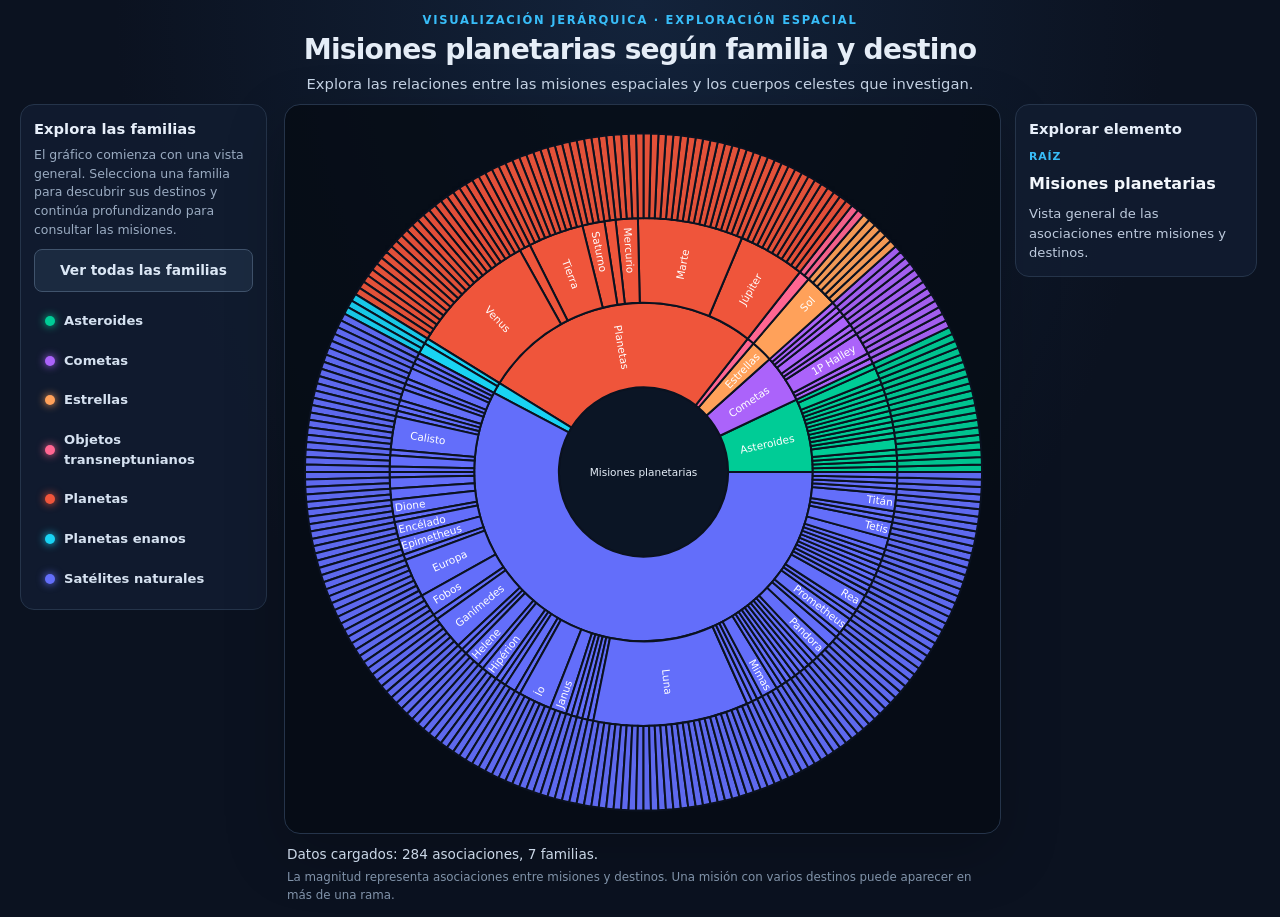
<file: sunburst/index.html>
<!DOCTYPE html>
<html lang="es">
<head>
  <meta charset="UTF-8">
  <meta name="viewport" content="width=device-width, initial-scale=1.0">
  <meta name="description" content="Explorador interactivo de misiones planetarias según familia y destino.">
  <title>Explorador de misiones planetarias — Sunburst</title>
  <link rel="stylesheet" href="style.css">
  <script src="https://cdn.plot.ly/plotly-2.35.2.min.js"></script>
  <script src="main.js" defer></script>
</head>
<body>
  <header class="page-header">
    <div class="eyebrow">VISUALIZACIÓN JERÁRQUICA · EXPLORACIÓN ESPACIAL</div>
    <h1>Misiones planetarias según familia y destino</h1>
    <p class="subtitle">Explora las relaciones entre las misiones espaciales y los cuerpos celestes que investigan.</p>
  </header>

  <main class="workspace">
    <aside class="sidebar" aria-label="Controles e información">
      <section class="sidebar-section">
        <h2 class="section-title">Explora las familias</h2>
        <p class="section-hint">El gráfico comienza con una vista general. Selecciona una familia para descubrir sus destinos y continúa profundizando para consultar las misiones.</p>
        <button id="home-button" class="secondary" type="button">Ver todas las familias</button>
        <div id="family-list" class="family-list" aria-label="Familias de destinos">
          <p class="loading">Cargando familias…</p>
        </div>
      </section>

    </aside>

    <section class="visualization-panel" aria-label="Sunburst de misiones planetarias">
      <div id="sunburst" role="img" aria-label="Gráfico radial interactivo de familias, destinos y misiones"></div>
      <footer>
        <p id="status" role="status">Cargando datos…</p>
        <p class="source-note">La magnitud representa asociaciones entre misiones y destinos. Una misión con varios destinos puede aparecer en más de una rama.</p>
      </footer>
    </section>

    <aside class="info-sidebar" aria-label="Información y leyenda">
      <section class="sidebar-section" aria-live="polite">
        <h2 class="section-title">Explorar elemento</h2>
        <div id="detail-card" class="detail-card">
          <p class="detail-placeholder">Selecciona una familia, un destino o una misión para consultar sus detalles.</p>
        </div>
      </section>

    </aside>
  </main>
</body>
</html>
</file>
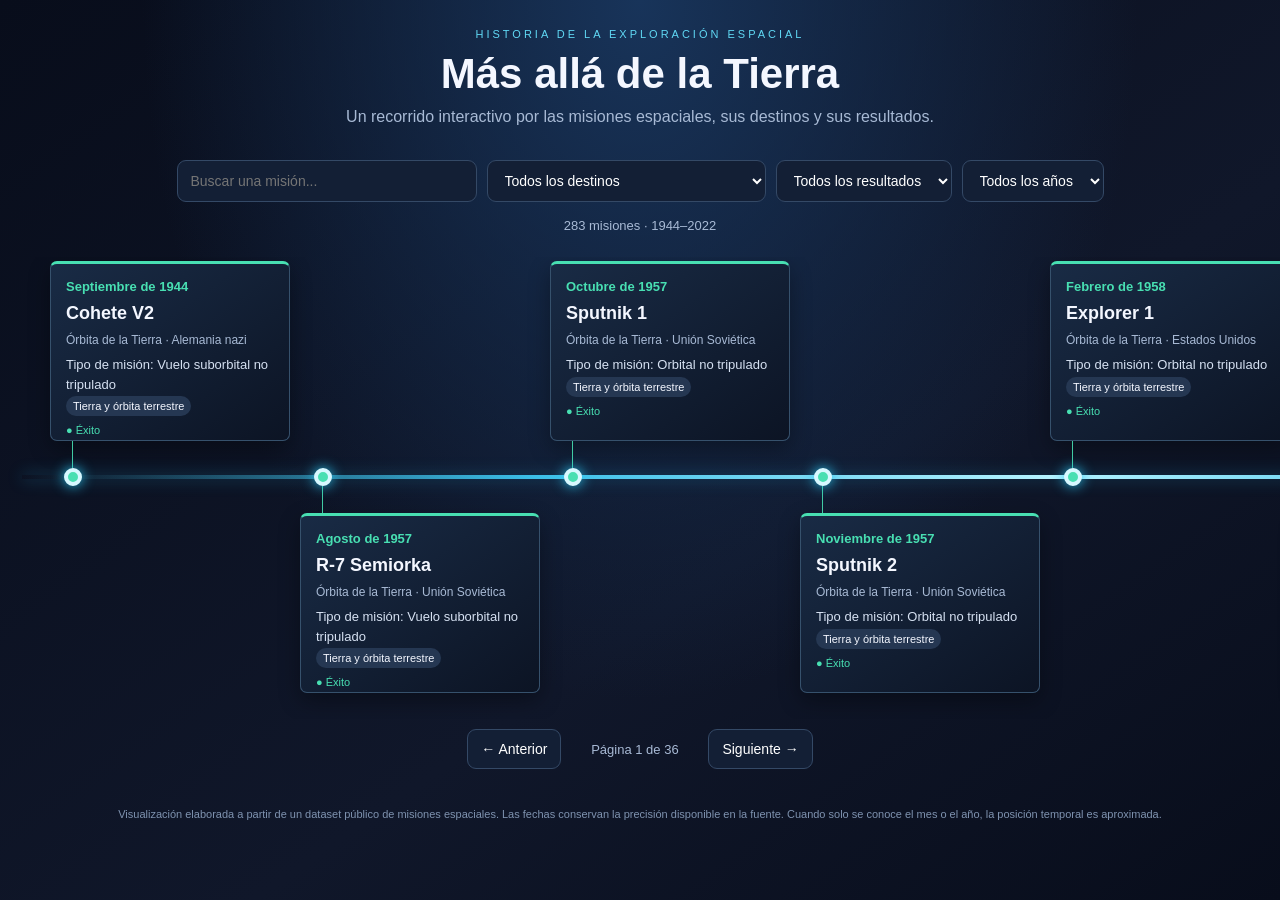
<file: timeline/index.html>
<!DOCTYPE html>
<html lang="es">
<head>
<meta charset="UTF-8">
<meta name="viewport" content="width=device-width, initial-scale=1">
<title>Exploración espacial | Timeline</title>
<style>
:root {
  --bg: #080d1b;
  --panel: #111b30;
  --line: #42c9ee;
  --text: #f4f7ff;
  --muted: #a8bad5;
}
* { box-sizing: border-box; }
body {
  margin: 0;
  color: var(--text);
  background:
    radial-gradient(ellipse at 50% 0%, #18345a 0%, transparent 55%),
    linear-gradient(145deg, #080d1b, #10172a 60%, #080d1b);
  font-family: Inter, Arial, sans-serif;
  min-height: 100vh;
}
header { padding: 28px 24px 18px; text-align: center; }
.eyebrow {
  color: #60d8f4; letter-spacing: 3px;
  text-transform: uppercase; font-size: 11px;
}
h1 { margin: 10px 0; font-size: clamp(26px, 4vw, 42px); }
.subtitle { color: var(--muted); margin: 0 auto; max-width: 680px; }
.controls {
  display: flex; flex-wrap: wrap; gap: 10px;
  justify-content: center; padding: 16px 20px;
}
input, select, button {
  background: #131f35; color: white;
  border: 1px solid #344966; border-radius: 9px;
  padding: 11px 13px; font-size: 14px;
}
input { width: min(300px, 90vw); }
button { cursor: pointer; }
button:hover { border-color: var(--line); }
.stats { text-align: center; color: var(--muted); font-size: 13px; }
.timeline-wrap {
  margin: 24px 0 0; overflow-x: auto; padding: 0 22px 22px;
  scrollbar-color: #315675 #0c1425;
}
.timeline {
  position: relative; display: flex; align-items: center;
  min-width: max-content; min-height: 430px; padding: 0 28px;
}
.timeline::before {
  content: ""; position: absolute; left: 0; right: 0;
  top: 50%; height: 4px; transform: translateY(-50%);
  background: linear-gradient(90deg, transparent, #3bbfe8, #b4f3ff, #3bbfe8, transparent);
  box-shadow: 0 0 16px #25b9eb66;
}
.event {
  width: 250px; height: 440px; flex: 0 0 250px;
  position: relative;
}
.event .dot {
  position: absolute; top: calc(50% - 9px); left: 14px;
  width: 18px; height: 18px; border-radius: 50%;
  border: 4px solid #d7f8ff; background: #20b9e9;
  box-shadow: 0 0 13px #28c5f0;
  z-index: 2;
}
.card {
  position: absolute; left: 0; right: 10px;
  height: 180px; padding: 15px;
  background: linear-gradient(145deg, #192b45, #0c1424);
  border: 1px solid #36516c; border-top: 3px solid var(--accent);
  border-radius: 7px; overflow: hidden;
  box-shadow: 0 8px 22px #0005;
  transition: transform .2s ease, border-color .2s ease;
}
.card:hover {
  transform: translateY(-3px);
  border-color: var(--accent);
}
.event:nth-child(odd) .card { top: 4px; }
.event:nth-child(even) .card { bottom: 4px; }
.event:nth-child(odd) .card::after,
.event:nth-child(even) .card::after {
  content: ""; position: absolute; left: 22px; height: 30px;
  border-left: 1px dashed var(--accent);
}
.event:nth-child(odd) .card::after { bottom: -30px; }
.event:nth-child(even) .card::after { top: -30px; }
.year { color: var(--accent); font-size: 13px; font-weight: 700; }
.card h2 {
  font-size: 18px; margin: 8px 0; line-height: 1.3;
  overflow-wrap: anywhere;
}
.meta { color: var(--muted); font-size: 12px; margin-bottom: 8px; }
.tag {
  display: inline-block; font-size: 11px; padding: 4px 7px;
  border-radius: 20px; background: #253752; margin: 2px 2px 0 0;
}
.detail {
  color: #d6e1f2; font-size: 13px; line-height: 1.5;
  overflow-wrap: anywhere;
}
.result { font-size: 11px; margin-top: 8px; color: var(--accent); }
.navigation {
  display: flex; align-items: center; justify-content: center;
  gap: 16px; padding: 10px 20px 24px;
}
#pageLabel { color: var(--muted); font-size: 13px; min-width: 115px; text-align: center; }
footer { text-align: center; padding: 15px; color: #7f93b0; font-size: 11px; }
@media (max-width: 600px) {
  header { padding-top: 22px; }
  .timeline { min-height: 440px; }
  .event { height: 420px; width: 230px; flex-basis: 230px; }
  .card { height: 175px; }
}

/* Conectores entre las tarjetas y la línea temporal */
.event::after {
    content: "";
    position: absolute;
    left: 22px;
    width: 1px;
    border-left: 1px solid var(--accent);
    opacity: 0.9;
    z-index: 1;
}

.event:nth-child(odd)::after {
    top: 184px;
    height: 27px;
}

.event:nth-child(even)::after {
    top: 229px;
    height: 27px;
}


/* Panel emergente de detalles de misión */
.mission-modal {
  position: fixed;
  inset: 0;
  z-index: 9999;
  display: none;
  align-items: center;
  justify-content: center;
  padding: 20px;
  background: rgba(3, 8, 20, 0.82);
  backdrop-filter: blur(5px);
}

.mission-modal.open {
  display: flex;
}

.mission-modal-panel {
  position: relative;
  width: min(620px, 100%);
  max-height: 88vh;
  overflow-y: auto;
  background: #101d31;
  color: #edf4ff;
  border: 1px solid #34516e;
  border-radius: 14px;
  box-shadow: 0 20px 70px rgba(0,0,0,.55);
}

.mission-modal-panel img {
  display: block;
  width: 100%;
  max-height: 300px;
  object-fit: cover;
}

.mission-modal-content {
  padding: 24px;
}

.mission-modal-content h2 {
  margin: 8px 0 12px;
  font-size: 26px;
}

.mission-modal-content p {
  line-height: 1.6;
  color: #c4d3e8;
}

.mission-modal-close {
  position: absolute;
  top: 10px;
  right: 10px;
  z-index: 2;
  width: 38px;
  height: 38px;
  border: 1px solid #8ca3be;
  border-radius: 50%;
  background: rgba(8, 18, 33, .9);
  color: white;
  font-size: 24px;
  cursor: pointer;
}

.event, .card {
  cursor: pointer;
}

@media (max-width: 600px) {
  .mission-modal {
    padding: 10px;
  }
  .mission-modal-content {
    padding: 18px;
  }
}


/* Ficha de misión mejorada */
.mission-modal-panel {
  width: min(680px, 100%);
  max-height: 88vh;
  overflow-y: auto;
  background: #0e1a2c;
  color: #edf4ff;
  border: 1px solid #34516e;
  border-radius: 16px;
  box-shadow: 0 24px 80px rgba(0,0,0,.6);
}

.mission-modal-panel img {
  width: 100%;
  max-height: 280px;
  object-fit: cover;
  background: #15253b;
}

.mission-modal-content {
  padding: 25px;
}

.modal-eyebrow {
  color: #45ddc0;
  font-size: 11px;
  font-weight: 800;
  letter-spacing: 2px;
  text-transform: uppercase;
}

.mission-modal-content h2 {
  font-size: 28px;
  line-height: 1.2;
  margin: 8px 0;
}

.modal-date {
  color: #a9bed8;
  font-size: 13px;
  margin-bottom: 20px;
}

.modal-description {
  color: #c6d5e8;
  font-size: 14px;
  line-height: 1.7;
  margin-top: 20px;
}

.modal-grid {
  display: grid;
  grid-template-columns: repeat(2, minmax(0, 1fr));
  gap: 10px;
  margin-top: 20px;
}

.modal-field {
  padding: 12px;
  border: 1px solid #2b405b;
  border-radius: 10px;
  background: #14233a;
  min-width: 0;
}

.modal-field-label {
  display: block;
  color: #8fa8c5;
  font-size: 10px;
  letter-spacing: 1px;
  text-transform: uppercase;
  margin-bottom: 6px;
}

.modal-field-value {
  display: block;
  font-size: 13px;
  line-height: 1.45;
  overflow-wrap: anywhere;
}

.modal-result {
  color: #45ddc0;
  font-weight: 700;
}

@media (max-width: 520px) {
  .modal-grid {
    grid-template-columns: 1fr;
  }
  .mission-modal-content {
    padding: 18px;
  }
  .mission-modal-content h2 {
    font-size: 23px;
  }
}


.modal-history-heading {
  margin-top: 22px;
  margin-bottom: -10px;
  color: #45ddc0;
  font-size: 11px;
  font-weight: 800;
  letter-spacing: 1.8px;
}


.card .mission-image {
  display: block;
  width: 100%;
  height: 76px;
  object-fit: cover;
  border-radius: 4px;
  margin: 8px 0;
  border: 1px solid #344966;
}

.card .image-credit {
  font-size: 10px;
  color: #a8bad5;
  margin: -4px 0 6px;
}

</style>
</head>
<body>
<header>
  <div class="eyebrow">Historia de la exploración espacial</div>
  <h1>Más allá de la Tierra</h1>
  <p class="subtitle">Un recorrido interactivo por las misiones espaciales, sus destinos y sus resultados.</p>
</header>

<div class="controls">
  <input id="search" type="search" placeholder="Buscar una misión...">
  <select id="destino"><option value="">Todos los destinos</option></select>
  <select id="resultado"><option value="">Todos los resultados</option></select>
  <select id="decada"><option value="">Todos los años</option></select>
</div>
<div class="stats" id="stats"></div>
<div class="timeline-wrap">
  <div class="timeline" id="timeline"></div>
</div>
<div class="navigation">
  <button id="prev">← Anterior</button>
  <span id="pageLabel"></span>
  <button id="next">Siguiente →</button>
</div>
<footer>Visualización elaborada a partir de un dataset público de misiones espaciales. Las fechas conservan la precisión disponible en la fuente. Cuando solo se conoce el mes o el año, la posición temporal es aproximada.</footer>

<script>

const descripcionesHistoricas = {"Sputnik 1|1957|Órbita de la Tierra": "Lanzado por la Unión Soviética el 4 de octubre de 1957, Sputnik 1 fue el primer satélite artificial de la Tierra. Su lanzamiento marcó el inicio de la era espacial.", "Apolo-Soyuz ( ASTP Apolo )|1975|Órbita de la Tierra": "En julio de 1975, Estados Unidos y la Unión Soviética llevaron a cabo la misión conjunta Apolo-Soyuz. Fue un hito de cooperación internacional y permitió demostrar la compatibilidad de sus sistemas de acoplamiento.", "Voyager 1|1977|Júpiter": "Voyager 1 sobrevoló Júpiter en 1979 y envió imágenes y datos científicos sobre el planeta y sus lunas. Después continuó su viaje hacia Saturno.", "Voyager 1|1977|Saturno": "En 1980, Voyager 1 sobrevoló Saturno y estudió sus anillos y su gran luna Titán. Después siguió una trayectoria que la llevó fuera de la heliosfera."};
let todos = [];
const colores = {
  "Éxito": "#48dfb2",
  "Fracaso": "#ff7c82",
  "Parcial": "#ffc36b",
  "En proceso": "#77baff",
  "En ruta": "#c1a0ff",
  "En espera": "#70e5f6",
  "Sin clasificar": "#b7c4d8",
  "Revisar": "#b7c4d8"
};
const porPagina = 8;
let pagina = 0;
let filtrados = [];

function poblar(id, valores) {
  const select = document.getElementById(id);
  [...new Set(valores)].sort().forEach(v => {
    const op = document.createElement("option");
    op.value = v; op.textContent = v; select.appendChild(op);
  });
}
function inicializarFiltros() {
  poblar("destino", todos.map(x => x.grupo));
  poblar("resultado", todos.map(x => x.resultado));
  poblar("decada", todos.map(x => Math.floor(x.anio / 10) * 10 + "s"));
}

function aplicarFiltros() {
  const q = document.getElementById("search").value.toLowerCase().trim();
  const d = document.getElementById("destino").value;
  const r = document.getElementById("resultado").value;
  const dec = document.getElementById("decada").value;

  filtrados = todos.filter(x =>
    (!q || [x.mision, x.destino, x.pais, x.tipo].join(" ").toLowerCase().includes(q)) &&
    (!d || x.grupo === d) &&
    (!r || x.resultado === r) &&
    (!dec || Math.floor(x.anio / 10) * 10 + "s" === dec)
  );
  pagina = 0;
  render();
}


const imagenesMisiones = {'Sputnik 1': {'url': '[data-uri]', 'credit': 'Archivo histórico espacial · NASA'}, 'Voyager 1': {'url': '[data-uri]', 'credit': 'Modelo artístico de Voyager · NASA'}, 'Voyager 2': {'url': '[data-uri]', 'credit': 'Instrumentos de Voyager 2 · NASA'}, 'Apolo-Soyuz ( ASTP Apolo )': {'url': '[data-uri]', 'credit': 'Centro de control de Apolo-Soyuz · NASA'}};

function render() {
  const inicio = pagina * porPagina;
  const visibles = filtrados.slice(inicio, inicio + porPagina);
  const timeline = document.getElementById("timeline");
  timeline.replaceChildren();

  visibles.forEach(x => {
    const evento = document.createElement("article");
    evento.className = "event";
    const accent = colores[x.resultado] || "#6ad7f2";
    evento.style.setProperty("--accent", accent);

    const dot = document.createElement("div");
    dot.className = "dot";
    dot.style.background = accent;

    const card = document.createElement("div");
    card.dataset.anio = x.anio;
    card.className = "card";
    const eventoDatos = visibles.find(v =>
      v.mision === x.mision &&
      v.anio === x.anio &&
      v.destino === x.destino
    );
    card.dataset.nota = x.notas || "";

    const year = document.createElement("div");
    year.className = "year";
    year.textContent = x.fecha_lanzamiento || x.anio;

    const title = document.createElement("h2");
    title.textContent = x.mision;

    const imagenInfo = imagenesMisiones[x.mision];
    let imagen = null;
    let creditoImagen = null;

    if (imagenInfo) {
      imagen = document.createElement("img");
      imagen.className = "mission-image";
      imagen.src = imagenInfo.url;
      imagen.alt = "Imagen de " + x.mision;
      imagen.loading = "lazy";

      imagen.onerror = () => {
        imagen.remove();
        if (creditoImagen) creditoImagen.remove();
      };

      creditoImagen = document.createElement("div");
      creditoImagen.className = "image-credit";
      creditoImagen.textContent = imagenInfo.credit;
    }

    const meta = document.createElement("div");
    meta.className = "meta";
    meta.textContent = x.destino + " · " + x.pais;

    const detail = document.createElement("div");
    detail.className = "detail";
    detail.textContent = "Tipo de misión: " + x.tipo;

    const tag = document.createElement("span");
    tag.className = "tag";
    tag.textContent = x.grupo;

    const result = document.createElement("div");
    result.className = "result";
    result.textContent = "● " + x.resultado;

    card.append(year, title);

	if (imagen) {
		imagen.style.display = "none";
		card.appendChild(imagen);
	}

	if (creditoImagen) {
		creditoImagen.style.display = "none";
		card.appendChild(creditoImagen);
	}

	card.append(meta, detail, tag, result);
    evento.append(dot, card);
    timeline.appendChild(evento);
  });

  document.getElementById("stats").textContent =
    filtrados.length + " misiones · " +
    (filtrados.length ? filtrados[0].anio + "–" + filtrados[filtrados.length-1].anio : "sin resultados");

  const totalPaginas = Math.max(1, Math.ceil(filtrados.length / porPagina));
  document.getElementById("pageLabel").textContent =
    filtrados.length ? `Página ${pagina + 1} de ${totalPaginas}` : "Sin resultados";
  document.getElementById("prev").disabled = pagina === 0;
  document.getElementById("next").disabled = pagina >= totalPaginas - 1;
}

["search", "destino", "resultado", "decada"].forEach(id => {
  document.getElementById(id).addEventListener(
    id === "search" ? "input" : "change", aplicarFiltros
  );
});
document.getElementById("prev").addEventListener("click", () => {
  if (pagina > 0) { pagina--; render(); }
});
document.getElementById("next").addEventListener("click", () => {
  if ((pagina + 1) * porPagina < filtrados.length) { pagina++; render(); }
});

function parseCSV(texto) {
  texto = texto.replace(/^\uFEFF/, "");

  const filas = [];
  let fila = [];
  let campo = "";
  let entreComillas = false;

  for (let i = 0; i < texto.length; i++) {
    const c = texto[i];

    if (entreComillas) {
      if (c === '"' && texto[i + 1] === '"') {
        campo += '"';
        i++;
      } else if (c === '"') {
        entreComillas = false;
      } else {
        campo += c;
      }
    } else if (c === '"') {
      entreComillas = true;
    } else if (c === ",") {
      fila.push(campo);
      campo = "";
    } else if (c === "\n") {
      fila.push(campo.replace(/\r$/, ""));
      filas.push(fila);
      fila = [];
      campo = "";
    } else {
      campo += c;
    }
  }

  if (campo.length || fila.length) {
    fila.push(campo.replace(/\r$/, ""));
    filas.push(fila);
  }

  if (entreComillas) {
    throw new Error("El CSV contiene un campo con comillas sin cerrar.");
  }

  const cabeceras = filas.shift().map(x => x.trim());

  return filas
    .filter(f => f.some(v => v.trim() !== ""))
    .map(valores => Object.fromEntries(
      cabeceras.map((nombre, i) => [nombre, (valores[i] ?? "").trim()])
    ));
}

async function cargarDatos() {
  const stats = document.getElementById("stats");
  stats.textContent = "Cargando misiones desde el CSV…";

  try {
    const respuesta = await fetch("./misiones_timeline.csv", {
      cache: "no-store"
    });

    if (!respuesta.ok) {
      throw new Error("No se pudo descargar el CSV (HTTP " + respuesta.status + ").");
    }

    const textoCSV = await respuesta.text();
    const registros = parseCSV(textoCSV);

    todos = registros
      .filter(x => x.mision && Number.isFinite(Number(x.anio)))
      .map(x => ({
        mision: x.mision,
        anio: Number(x.anio),
        fecha_lanzamiento: x.fecha_lanzamiento || "",
        fecha_grafico: x.fecha_grafico || "",
        precision_fecha: x.precision_fecha || "",
        destino: x.destino || "No disponible",
        pais: x.pais || "No disponible",
        tipo: x.tipo_mision || "No disponible",
        resultado: x.resultado_normalizado || "Sin clasificar",
        grupo: x.grupo || "Cometas, asteroides y otros destinos",
        notas: x.notas || ""
      }))
      .sort((a, b) =>
        a.fecha_grafico.localeCompare(b.fecha_grafico) ||
        a.mision.localeCompare(b.mision) ||
        a.destino.localeCompare(b.destino)
      );

    if (todos.length === 0) {
      throw new Error("El CSV se ha leído, pero no contiene misiones válidas.");
    }

    filtrados = [...todos];
    inicializarFiltros();
    render();

    console.info("Misiones cargadas desde el CSV:", todos.length);
  } catch (error) {
    console.error("Error al cargar el CSV:", error);
    stats.textContent = "No se pudieron cargar las misiones. " + error.message;
    document.getElementById("timeline").replaceChildren();
  }
}

cargarDatos();
</script>

<div id="missionModal" class="mission-modal"
     role="dialog" aria-modal="true"
     aria-labelledby="modalMissionTitle">
  <div class="mission-modal-panel">
    <button class="mission-modal-close"
            id="closeMissionModal"
            aria-label="Cerrar">×</button>
    <img id="modalMissionImage" alt="" style="display:none">
    <div class="mission-modal-content">
      <div id="modalMissionYear"></div>
      <h2 id="modalMissionTitle"></h2>
      <div id="modalMissionMeta"></div>
      
<div class="modal-history-heading">CONTEXTO HISTÓRICO</div>
<p id="modalMissionDescription"></p>

      <div id="modalMissionTags"></div>
    </div>
  </div>
</div>


<script>
(function () {
  const modal = document.getElementById("missionModal");
  if (!modal || modal.dataset.ready === "true") return;

  const cerrar = document.getElementById("closeMissionModal");

  function campo(etiqueta, valor, esResultado = false) {
    const caja = document.createElement("div");
    caja.className = "modal-field";

    const nombre = document.createElement("span");
    nombre.className = "modal-field-label";
    nombre.textContent = etiqueta;

    const contenido = document.createElement("span");
    contenido.className = "modal-field-value";
    if (esResultado) contenido.classList.add("modal-result");
    contenido.textContent = valor || "No disponible";

    caja.append(nombre, contenido);
    return caja;
  }

  function abrirMision(tarjeta) {
    window.misionSeleccionadaNota = tarjeta.dataset.nota || "";
    const titulo = tarjeta.querySelector("h2");
    const year = tarjeta.querySelector(".year");
    const meta = tarjeta.querySelector(".meta");
    const detail = tarjeta.querySelector(".detail");
    const tag = tarjeta.querySelector(".tag");
    const result = tarjeta.querySelector(".result");
    const imagen = tarjeta.querySelector("img");

    document.getElementById("modalMissionTitle").textContent =
      titulo?.textContent || "Detalle de la misión";

    const yearBox = document.getElementById("modalMissionYear");
    yearBox.className = "modal-eyebrow";
    yearBox.textContent = "MISIÓN ESPACIAL";

    const metaBox = document.getElementById("modalMissionMeta");
    metaBox.className = "modal-date";
    metaBox.textContent = year?.textContent
      ? "Fecha de lanzamiento: " + year.textContent
      : "";

    const descripcion = document.getElementById("modalMissionDescription");
    descripcion.className = "modal-description";

    const claveDescripcion =
      (tarjeta.querySelector("h2")?.textContent || "") + "|" +
      (tarjeta.dataset.anio || tarjeta.querySelector(".year")?.textContent || "") + "|" +
      (tarjeta.querySelector(".meta")?.textContent.split(" · ")[0] || "");

    const descripcionHistorica =
      typeof descripcionesHistoricas !== "undefined"
        ? descripcionesHistoricas[claveDescripcion]
        : "";

    const nota = (window.misionSeleccionadaNota || "").trim();

    descripcion.textContent = descripcionHistorica || nota ||
      "No hay información histórica adicional disponible para este evento.";

    const tags = document.getElementById("modalMissionTags");
    tags.replaceChildren();

    const grid = document.createElement("div");
    grid.className = "modal-grid";

    grid.append(
      campo("Destino", meta?.textContent.split(" · ")[0]),
      campo("País / agencia", meta?.textContent.split(" · ").slice(1).join(" · ")),
      campo("Tipo de misión", detail?.textContent.replace("Tipo de misión: ", "")),
      campo("Grupo de destino", tag?.textContent),
      campo("Resultado", result?.textContent.replace(/^●\s*/, ""), true)
    );

    tags.appendChild(grid);

    const imagenModal = document.getElementById("modalMissionImage");
    if (imagen && imagen.src) {
      imagenModal.src = imagen.src;
      imagenModal.alt = titulo?.textContent || "";
      imagenModal.style.display = "block";
    } else {
      imagenModal.removeAttribute("src");
      imagenModal.style.display = "none";
    }

    modal.classList.add("open");
  }

  document.addEventListener("click", function (evento) {
    const tarjeta = evento.target.closest(".card");
    if (tarjeta && !evento.target.closest("button, a, select, input")) {
      abrirMision(tarjeta);
    }
  });

  cerrar.addEventListener("click", () => modal.classList.remove("open"));

  modal.addEventListener("click", evento => {
    if (evento.target === modal) modal.classList.remove("open");
  });

  document.addEventListener("keydown", evento => {
    if (evento.key === "Escape") modal.classList.remove("open");
  });

  modal.dataset.ready = "true";
})();
</script>

</body>
</html>
</file>
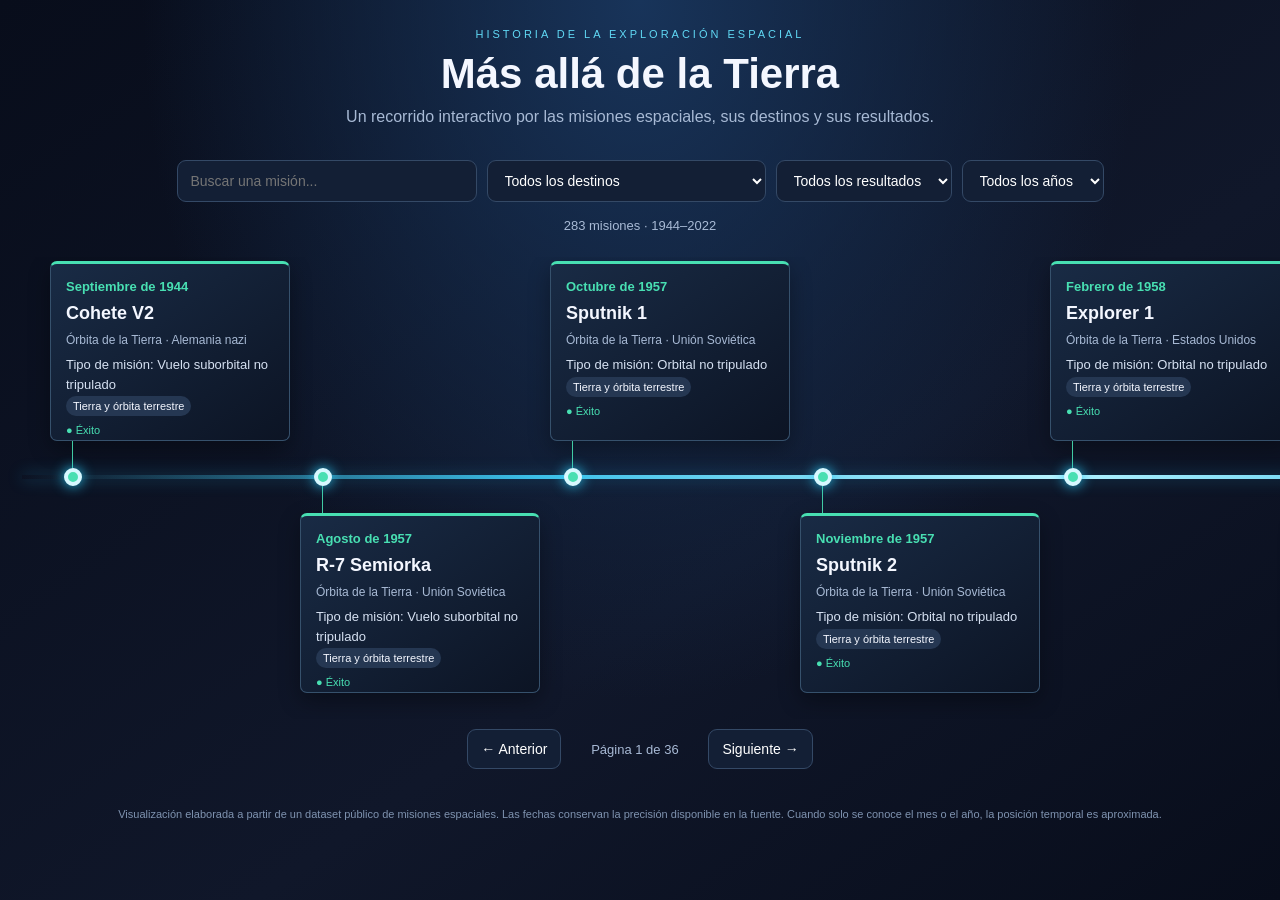
<file: timeline/index_prueba.html>
<!DOCTYPE html>
<html lang="es">
<head>
<meta charset="UTF-8">
<meta name="viewport" content="width=device-width, initial-scale=1">
<title>Exploración espacial | Timeline</title>
<style>
:root {
  --bg: #080d1b;
  --panel: #111b30;
  --line: #42c9ee;
  --text: #f4f7ff;
  --muted: #a8bad5;
}
* { box-sizing: border-box; }
body {
  margin: 0;
  color: var(--text);
  background:
    radial-gradient(ellipse at 50% 0%, #18345a 0%, transparent 55%),
    linear-gradient(145deg, #080d1b, #10172a 60%, #080d1b);
  font-family: Inter, Arial, sans-serif;
  min-height: 100vh;
}
header { padding: 28px 24px 18px; text-align: center; }
.eyebrow {
  color: #60d8f4; letter-spacing: 3px;
  text-transform: uppercase; font-size: 11px;
}
h1 { margin: 10px 0; font-size: clamp(26px, 4vw, 42px); }
.subtitle { color: var(--muted); margin: 0 auto; max-width: 680px; }
.controls {
  display: flex; flex-wrap: wrap; gap: 10px;
  justify-content: center; padding: 16px 20px;
}
input, select, button {
  background: #131f35; color: white;
  border: 1px solid #344966; border-radius: 9px;
  padding: 11px 13px; font-size: 14px;
}
input { width: min(300px, 90vw); }
button { cursor: pointer; }
button:hover { border-color: var(--line); }
.stats { text-align: center; color: var(--muted); font-size: 13px; }
.timeline-wrap {
  margin: 24px 0 0; overflow-x: auto; padding: 0 22px 22px;
  scrollbar-color: #315675 #0c1425;
}
.timeline {
  position: relative; display: flex; align-items: center;
  min-width: max-content; min-height: 430px; padding: 0 28px;
}
.timeline::before {
  content: ""; position: absolute; left: 0; right: 0;
  top: 50%; height: 4px; transform: translateY(-50%);
  background: linear-gradient(90deg, transparent, #3bbfe8, #b4f3ff, #3bbfe8, transparent);
  box-shadow: 0 0 16px #25b9eb66;
}
.event {
  width: 250px; height: 440px; flex: 0 0 250px;
  position: relative;
}
.event .dot {
  position: absolute; top: calc(50% - 9px); left: 14px;
  width: 18px; height: 18px; border-radius: 50%;
  border: 4px solid #d7f8ff; background: #20b9e9;
  box-shadow: 0 0 13px #28c5f0;
  z-index: 2;
}
.card {
  position: absolute; left: 0; right: 10px;
  height: 180px; padding: 15px;
  background: linear-gradient(145deg, #192b45, #0c1424);
  border: 1px solid #36516c; border-top: 3px solid var(--accent);
  border-radius: 7px; overflow: hidden;
  box-shadow: 0 8px 22px #0005;
  transition: transform .2s ease, border-color .2s ease;
}
.card:hover {
  transform: translateY(-3px);
  border-color: var(--accent);
}
.event:nth-child(odd) .card { top: 4px; }
.event:nth-child(even) .card { bottom: 4px; }
.event:nth-child(odd) .card::after,
.event:nth-child(even) .card::after {
  content: ""; position: absolute; left: 22px; height: 30px;
  border-left: 1px dashed var(--accent);
}
.event:nth-child(odd) .card::after { bottom: -30px; }
.event:nth-child(even) .card::after { top: -30px; }
.year { color: var(--accent); font-size: 13px; font-weight: 700; }
.card h2 {
  font-size: 18px; margin: 8px 0; line-height: 1.3;
  overflow-wrap: anywhere;
}
.meta { color: var(--muted); font-size: 12px; margin-bottom: 8px; }
.tag {
  display: inline-block; font-size: 11px; padding: 4px 7px;
  border-radius: 20px; background: #253752; margin: 2px 2px 0 0;
}
.detail {
  color: #d6e1f2; font-size: 13px; line-height: 1.5;
  overflow-wrap: anywhere;
}
.result { font-size: 11px; margin-top: 8px; color: var(--accent); }
.navigation {
  display: flex; align-items: center; justify-content: center;
  gap: 16px; padding: 10px 20px 24px;
}
#pageLabel { color: var(--muted); font-size: 13px; min-width: 115px; text-align: center; }
footer { text-align: center; padding: 15px; color: #7f93b0; font-size: 11px; }
@media (max-width: 600px) {
  header { padding-top: 22px; }
  .timeline { min-height: 440px; }
  .event { height: 420px; width: 230px; flex-basis: 230px; }
  .card { height: 175px; }
}

/* Conectores entre las tarjetas y la línea temporal */
.event::after {
    content: "";
    position: absolute;
    left: 22px;
    width: 1px;
    border-left: 1px solid var(--accent);
    opacity: 0.9;
    z-index: 1;
}

.event:nth-child(odd)::after {
    top: 184px;
    height: 27px;
}

.event:nth-child(even)::after {
    top: 229px;
    height: 27px;
}


/* Panel emergente de detalles de misión */
.mission-modal {
  position: fixed;
  inset: 0;
  z-index: 9999;
  display: none;
  align-items: center;
  justify-content: center;
  padding: 20px;
  background: rgba(3, 8, 20, 0.82);
  backdrop-filter: blur(5px);
}

.mission-modal.open {
  display: flex;
}

.mission-modal-panel {
  position: relative;
  width: min(620px, 100%);
  max-height: 88vh;
  overflow-y: auto;
  background: #101d31;
  color: #edf4ff;
  border: 1px solid #34516e;
  border-radius: 14px;
  box-shadow: 0 20px 70px rgba(0,0,0,.55);
}

.mission-modal-panel img {
  display: block;
  width: 100%;
  max-height: 300px;
  object-fit: cover;
}

.mission-modal-content {
  padding: 24px;
}

.mission-modal-content h2 {
  margin: 8px 0 12px;
  font-size: 26px;
}

.mission-modal-content p {
  line-height: 1.6;
  color: #c4d3e8;
}

.mission-modal-close {
  position: absolute;
  top: 10px;
  right: 10px;
  z-index: 2;
  width: 38px;
  height: 38px;
  border: 1px solid #8ca3be;
  border-radius: 50%;
  background: rgba(8, 18, 33, .9);
  color: white;
  font-size: 24px;
  cursor: pointer;
}

.event, .card {
  cursor: pointer;
}

@media (max-width: 600px) {
  .mission-modal {
    padding: 10px;
  }
  .mission-modal-content {
    padding: 18px;
  }
}


/* Ficha de misión mejorada */
.mission-modal-panel {
  width: min(680px, 100%);
  max-height: 88vh;
  overflow-y: auto;
  background: #0e1a2c;
  color: #edf4ff;
  border: 1px solid #34516e;
  border-radius: 16px;
  box-shadow: 0 24px 80px rgba(0,0,0,.6);
}

.mission-modal-panel img {
  width: 100%;
  max-height: 280px;
  object-fit: cover;
  background: #15253b;
}

.mission-modal-content {
  padding: 25px;
}

.modal-eyebrow {
  color: #45ddc0;
  font-size: 11px;
  font-weight: 800;
  letter-spacing: 2px;
  text-transform: uppercase;
}

.mission-modal-content h2 {
  font-size: 28px;
  line-height: 1.2;
  margin: 8px 0;
}

.modal-date {
  color: #a9bed8;
  font-size: 13px;
  margin-bottom: 20px;
}

.modal-description {
  color: #c6d5e8;
  font-size: 14px;
  line-height: 1.7;
  margin-top: 20px;
}

.modal-grid {
  display: grid;
  grid-template-columns: repeat(2, minmax(0, 1fr));
  gap: 10px;
  margin-top: 20px;
}

.modal-field {
  padding: 12px;
  border: 1px solid #2b405b;
  border-radius: 10px;
  background: #14233a;
  min-width: 0;
}

.modal-field-label {
  display: block;
  color: #8fa8c5;
  font-size: 10px;
  letter-spacing: 1px;
  text-transform: uppercase;
  margin-bottom: 6px;
}

.modal-field-value {
  display: block;
  font-size: 13px;
  line-height: 1.45;
  overflow-wrap: anywhere;
}

.modal-result {
  color: #45ddc0;
  font-weight: 700;
}

@media (max-width: 520px) {
  .modal-grid {
    grid-template-columns: 1fr;
  }
  .mission-modal-content {
    padding: 18px;
  }
  .mission-modal-content h2 {
    font-size: 23px;
  }
}


.modal-history-heading {
  margin-top: 22px;
  margin-bottom: -10px;
  color: #45ddc0;
  font-size: 11px;
  font-weight: 800;
  letter-spacing: 1.8px;
}


.card .mission-image {
  display: block;
  width: 100%;
  height: 76px;
  object-fit: cover;
  border-radius: 4px;
  margin: 8px 0;
  border: 1px solid #344966;
}

.card .image-credit {
  font-size: 10px;
  color: #a8bad5;
  margin: -4px 0 6px;
}

</style>
</head>
<body>
<header>
  <div class="eyebrow">Historia de la exploración espacial</div>
  <h1>Más allá de la Tierra</h1>
  <p class="subtitle">Un recorrido interactivo por las misiones espaciales, sus destinos y sus resultados.</p>
</header>

<div class="controls">
  <input id="search" type="search" placeholder="Buscar una misión...">
  <select id="destino"><option value="">Todos los destinos</option></select>
  <select id="resultado"><option value="">Todos los resultados</option></select>
  <select id="decada"><option value="">Todos los años</option></select>
</div>
<div class="stats" id="stats"></div>
<div class="timeline-wrap">
  <div class="timeline" id="timeline"></div>
</div>
<div class="navigation">
  <button id="prev">← Anterior</button>
  <span id="pageLabel"></span>
  <button id="next">Siguiente →</button>
</div>
<footer>Visualización elaborada a partir de un dataset público de misiones espaciales. Las fechas conservan la precisión disponible en la fuente. Cuando solo se conoce el mes o el año, la posición temporal es aproximada.</footer>

<script>

const descripcionesHistoricas = {"Sputnik 1|1957|Órbita de la Tierra": "Lanzado por la Unión Soviética el 4 de octubre de 1957, Sputnik 1 fue el primer satélite artificial de la Tierra. Su lanzamiento marcó el inicio de la era espacial.", "Apolo-Soyuz ( ASTP Apolo )|1975|Órbita de la Tierra": "En julio de 1975, Estados Unidos y la Unión Soviética llevaron a cabo la misión conjunta Apolo-Soyuz. Fue un hito de cooperación internacional y permitió demostrar la compatibilidad de sus sistemas de acoplamiento.", "Voyager 1|1977|Júpiter": "Voyager 1 sobrevoló Júpiter en 1979 y envió imágenes y datos científicos sobre el planeta y sus lunas. Después continuó su viaje hacia Saturno.", "Voyager 1|1977|Saturno": "En 1980, Voyager 1 sobrevoló Saturno y estudió sus anillos y su gran luna Titán. Después siguió una trayectoria que la llevó fuera de la heliosfera."};
let todos = [];
const colores = {
  "Éxito": "#48dfb2",
  "Fracaso": "#ff7c82",
  "Parcial": "#ffc36b",
  "En proceso": "#77baff",
  "En ruta": "#c1a0ff",
  "En espera": "#70e5f6",
  "Sin clasificar": "#b7c4d8",
  "Revisar": "#b7c4d8"
};
const porPagina = 8;
let pagina = 0;
let filtrados = [];

function poblar(id, valores) {
  const select = document.getElementById(id);
  [...new Set(valores)].sort().forEach(v => {
    const op = document.createElement("option");
    op.value = v; op.textContent = v; select.appendChild(op);
  });
}
function inicializarFiltros() {
  poblar("destino", todos.map(x => x.grupo));
  poblar("resultado", todos.map(x => x.resultado));
  poblar("decada", todos.map(x => Math.floor(x.anio / 10) * 10 + "s"));
}

function aplicarFiltros() {
  const q = document.getElementById("search").value.toLowerCase().trim();
  const d = document.getElementById("destino").value;
  const r = document.getElementById("resultado").value;
  const dec = document.getElementById("decada").value;

  filtrados = todos.filter(x =>
    (!q || [x.mision, x.destino, x.pais, x.tipo].join(" ").toLowerCase().includes(q)) &&
    (!d || x.grupo === d) &&
    (!r || x.resultado === r) &&
    (!dec || Math.floor(x.anio / 10) * 10 + "s" === dec)
  );
  pagina = 0;
  render();
}


const imagenesMisiones = {'Sputnik 1': {'url': '[data-uri]', 'credit': 'Archivo histórico espacial · NASA'}, 'Voyager 1': {'url': '[data-uri]', 'credit': 'Modelo artístico de Voyager · NASA'}, 'Voyager 2': {'url': '[data-uri]', 'credit': 'Instrumentos de Voyager 2 · NASA'}, 'Apolo-Soyuz ( ASTP Apolo )': {'url': '[data-uri]', 'credit': 'Centro de control de Apolo-Soyuz · NASA'}};

function render() {
  const inicio = pagina * porPagina;
  const visibles = filtrados.slice(inicio, inicio + porPagina);
  const timeline = document.getElementById("timeline");
  timeline.replaceChildren();

  visibles.forEach(x => {
    const evento = document.createElement("article");
    evento.className = "event";
    const accent = colores[x.resultado] || "#6ad7f2";
    evento.style.setProperty("--accent", accent);

    const dot = document.createElement("div");
    dot.className = "dot";
    dot.style.background = accent;

    const card = document.createElement("div");
    card.dataset.anio = x.anio;
    card.className = "card";
    const eventoDatos = visibles.find(v =>
      v.mision === x.mision &&
      v.anio === x.anio &&
      v.destino === x.destino
    );
    card.dataset.nota = x.notas || "";

    const year = document.createElement("div");
    year.className = "year";
    year.textContent = x.fecha_lanzamiento || x.anio;

    const title = document.createElement("h2");
    title.textContent = x.mision;

    const imagenInfo = imagenesMisiones[x.mision];
    let imagen = null;
    let creditoImagen = null;

    if (imagenInfo) {
      imagen = document.createElement("img");
      imagen.className = "mission-image";
      imagen.src = imagenInfo.url;
      imagen.alt = "Imagen de " + x.mision;
      imagen.loading = "lazy";

      imagen.onerror = () => {
        imagen.remove();
        if (creditoImagen) creditoImagen.remove();
      };

      creditoImagen = document.createElement("div");
      creditoImagen.className = "image-credit";
      creditoImagen.textContent = imagenInfo.credit;
    }

    const meta = document.createElement("div");
    meta.className = "meta";
    meta.textContent = x.destino + " · " + x.pais;

    const detail = document.createElement("div");
    detail.className = "detail";
    detail.textContent = "Tipo de misión: " + x.tipo;

    const tag = document.createElement("span");
    tag.className = "tag";
    tag.textContent = x.grupo;

    const result = document.createElement("div");
    result.className = "result";
    result.textContent = "● " + x.resultado;

    card.append(year, title);

	if (imagen) {
		imagen.style.display = "none";
		card.appendChild(imagen);
	}

	if (creditoImagen) {
		creditoImagen.style.display = "none";
		card.appendChild(creditoImagen);
	}

	card.append(meta, detail, tag, result);
    evento.append(dot, card);
    timeline.appendChild(evento);
  });

  document.getElementById("stats").textContent =
    filtrados.length + " misiones · " +
    (filtrados.length ? filtrados[0].anio + "–" + filtrados[filtrados.length-1].anio : "sin resultados");

  const totalPaginas = Math.max(1, Math.ceil(filtrados.length / porPagina));
  document.getElementById("pageLabel").textContent =
    filtrados.length ? `Página ${pagina + 1} de ${totalPaginas}` : "Sin resultados";
  document.getElementById("prev").disabled = pagina === 0;
  document.getElementById("next").disabled = pagina >= totalPaginas - 1;
}

["search", "destino", "resultado", "decada"].forEach(id => {
  document.getElementById(id).addEventListener(
    id === "search" ? "input" : "change", aplicarFiltros
  );
});
document.getElementById("prev").addEventListener("click", () => {
  if (pagina > 0) { pagina--; render(); }
});
document.getElementById("next").addEventListener("click", () => {
  if ((pagina + 1) * porPagina < filtrados.length) { pagina++; render(); }
});

function parseCSV(texto) {
  texto = texto.replace(/^\uFEFF/, "");

  const filas = [];
  let fila = [];
  let campo = "";
  let entreComillas = false;

  for (let i = 0; i < texto.length; i++) {
    const c = texto[i];

    if (entreComillas) {
      if (c === '"' && texto[i + 1] === '"') {
        campo += '"';
        i++;
      } else if (c === '"') {
        entreComillas = false;
      } else {
        campo += c;
      }
    } else if (c === '"') {
      entreComillas = true;
    } else if (c === ",") {
      fila.push(campo);
      campo = "";
    } else if (c === "\n") {
      fila.push(campo.replace(/\r$/, ""));
      filas.push(fila);
      fila = [];
      campo = "";
    } else {
      campo += c;
    }
  }

  if (campo.length || fila.length) {
    fila.push(campo.replace(/\r$/, ""));
    filas.push(fila);
  }

  if (entreComillas) {
    throw new Error("El CSV contiene un campo con comillas sin cerrar.");
  }

  const cabeceras = filas.shift().map(x => x.trim());

  return filas
    .filter(f => f.some(v => v.trim() !== ""))
    .map(valores => Object.fromEntries(
      cabeceras.map((nombre, i) => [nombre, (valores[i] ?? "").trim()])
    ));
}

async function cargarDatos() {
  const stats = document.getElementById("stats");
  stats.textContent = "Cargando misiones desde el CSV…";

  try {
    const respuesta = await fetch("./misiones_timeline_prueba.csv", {
      cache: "no-store"
    });

    if (!respuesta.ok) {
      throw new Error("No se pudo descargar el CSV (HTTP " + respuesta.status + ").");
    }

    const textoCSV = await respuesta.text();
    const registros = parseCSV(textoCSV);

    todos = registros
      .filter(x => x.mision && Number.isFinite(Number(x.anio)))
      .map(x => ({
        mision: x.mision,
        anio: Number(x.anio),
        fecha_lanzamiento: x.fecha_lanzamiento || "",
        fecha_grafico: x.fecha_grafico || "",
        precision_fecha: x.precision_fecha || "",
        destino: x.destino || "No disponible",
        pais: x.pais || "No disponible",
        tipo: x.tipo_mision || "No disponible",
        resultado: x.resultado_normalizado || "Sin clasificar",
        grupo: x.grupo || "Cometas, asteroides y otros destinos",
        notas: x.notas || ""
      }))
      .sort((a, b) =>
        a.fecha_grafico.localeCompare(b.fecha_grafico) ||
        a.mision.localeCompare(b.mision) ||
        a.destino.localeCompare(b.destino)
      );

    if (todos.length === 0) {
      throw new Error("El CSV se ha leído, pero no contiene misiones válidas.");
    }

    filtrados = [...todos];
    inicializarFiltros();
    render();

    console.info("Misiones cargadas desde el CSV:", todos.length);
  } catch (error) {
    console.error("Error al cargar el CSV:", error);
    stats.textContent = "No se pudieron cargar las misiones. " + error.message;
    document.getElementById("timeline").replaceChildren();
  }
}

cargarDatos();
</script>

<div id="missionModal" class="mission-modal"
     role="dialog" aria-modal="true"
     aria-labelledby="modalMissionTitle">
  <div class="mission-modal-panel">
    <button class="mission-modal-close"
            id="closeMissionModal"
            aria-label="Cerrar">×</button>
    <img id="modalMissionImage" alt="" style="display:none">
    <div class="mission-modal-content">
      <div id="modalMissionYear"></div>
      <h2 id="modalMissionTitle"></h2>
      <div id="modalMissionMeta"></div>
      
<div class="modal-history-heading">CONTEXTO HISTÓRICO</div>
<p id="modalMissionDescription"></p>

      <div id="modalMissionTags"></div>
    </div>
  </div>
</div>


<script>
(function () {
  const modal = document.getElementById("missionModal");
  if (!modal || modal.dataset.ready === "true") return;

  const cerrar = document.getElementById("closeMissionModal");

  function campo(etiqueta, valor, esResultado = false) {
    const caja = document.createElement("div");
    caja.className = "modal-field";

    const nombre = document.createElement("span");
    nombre.className = "modal-field-label";
    nombre.textContent = etiqueta;

    const contenido = document.createElement("span");
    contenido.className = "modal-field-value";
    if (esResultado) contenido.classList.add("modal-result");
    contenido.textContent = valor || "No disponible";

    caja.append(nombre, contenido);
    return caja;
  }

  function abrirMision(tarjeta) {
    window.misionSeleccionadaNota = tarjeta.dataset.nota || "";
    const titulo = tarjeta.querySelector("h2");
    const year = tarjeta.querySelector(".year");
    const meta = tarjeta.querySelector(".meta");
    const detail = tarjeta.querySelector(".detail");
    const tag = tarjeta.querySelector(".tag");
    const result = tarjeta.querySelector(".result");
    const imagen = tarjeta.querySelector("img");

    document.getElementById("modalMissionTitle").textContent =
      titulo?.textContent || "Detalle de la misión";

    const yearBox = document.getElementById("modalMissionYear");
    yearBox.className = "modal-eyebrow";
    yearBox.textContent = "MISIÓN ESPACIAL";

    const metaBox = document.getElementById("modalMissionMeta");
    metaBox.className = "modal-date";
    metaBox.textContent = year?.textContent
      ? "Fecha de lanzamiento: " + year.textContent
      : "";

    const descripcion = document.getElementById("modalMissionDescription");
    descripcion.className = "modal-description";

    const claveDescripcion =
      (tarjeta.querySelector("h2")?.textContent || "") + "|" +
      (tarjeta.dataset.anio || tarjeta.querySelector(".year")?.textContent || "") + "|" +
      (tarjeta.querySelector(".meta")?.textContent.split(" · ")[0] || "");

    const descripcionHistorica =
      typeof descripcionesHistoricas !== "undefined"
        ? descripcionesHistoricas[claveDescripcion]
        : "";

    const nota = (window.misionSeleccionadaNota || "").trim();

    descripcion.textContent = descripcionHistorica || nota ||
      "No hay información histórica adicional disponible para este evento.";

    const tags = document.getElementById("modalMissionTags");
    tags.replaceChildren();

    const grid = document.createElement("div");
    grid.className = "modal-grid";

    grid.append(
      campo("Destino", meta?.textContent.split(" · ")[0]),
      campo("País / agencia", meta?.textContent.split(" · ").slice(1).join(" · ")),
      campo("Tipo de misión", detail?.textContent.replace("Tipo de misión: ", "")),
      campo("Grupo de destino", tag?.textContent),
      campo("Resultado", result?.textContent.replace(/^●\s*/, ""), true)
    );

    tags.appendChild(grid);

    const imagenModal = document.getElementById("modalMissionImage");
    if (imagen && imagen.src) {
      imagenModal.src = imagen.src;
      imagenModal.alt = titulo?.textContent || "";
      imagenModal.style.display = "block";
    } else {
      imagenModal.removeAttribute("src");
      imagenModal.style.display = "none";
    }

    modal.classList.add("open");
  }

  document.addEventListener("click", function (evento) {
    const tarjeta = evento.target.closest(".card");
    if (tarjeta && !evento.target.closest("button, a, select, input")) {
      abrirMision(tarjeta);
    }
  });

  cerrar.addEventListener("click", () => modal.classList.remove("open"));

  modal.addEventListener("click", evento => {
    if (evento.target === modal) modal.classList.remove("open");
  });

  document.addEventListener("keydown", evento => {
    if (evento.key === "Escape") modal.classList.remove("open");
  });

  modal.dataset.ready = "true";
})();
</script>

</body>
</html>
</file>
<file: sunburst/style.css>
:root {
  color-scheme: dark;
  --bg: #0b1220;
  --panel: #111c2f;
  --panel-strong: #0b1525;
  --border: #25344a;
  --text: #e5edf7;
  --muted: #9aabc1;
  --accent: #38bdf8;
  --family: #38bdf8;
  --destination: #a78bfa;
  --mission: #34d399;
}
* { box-sizing: border-box; }
html, body { margin: 0; min-height: 100%; }
body {
  min-height: 100vh;
  background: radial-gradient(ellipse at top, #13233b 0%, var(--bg) 58%);
  color: var(--text);
  font-family: Inter, ui-sans-serif, system-ui, -apple-system, BlinkMacSystemFont, "Segoe UI", sans-serif;
  line-height: 1.5;
}
.page-header {
  width: min(1600px, calc(100% - 40px));
  margin: 0 auto;
  padding: 12px 0 9px;
  text-align: center;
}
.eyebrow { color: var(--accent); font-size: .72rem; font-weight: 800; letter-spacing: .15em; }
h1 { margin: 5px 0 6px; font-size: clamp(1.45rem, 2.2vw, 2rem); line-height: 1.15; letter-spacing: -.03em; }
.subtitle { max-width: 900px; margin: 0 auto; color: #c7d5e7; font-size: .92rem; }
.workspace {
  width: min(1600px, calc(100% - 40px));
  margin: 0 auto 12px;
  display: grid;
  grid-template-columns: minmax(220px, 250px) minmax(0, 1fr) minmax(210px, 245px);
  gap: 14px;
  align-items: start;
}
.sidebar, .info-sidebar { display: flex; flex-direction: column; gap: 10px; min-width: 0; max-height: calc(100vh - 150px); overflow-y: auto; padding-right: 3px; scrollbar-width: thin; scrollbar-color: #40536c transparent; }
.sidebar-section {
  padding: 13px;
  background: rgba(17, 28, 47, .92);
  border: 1px solid var(--border);
  border-radius: 14px;
}
.section-title { display: block; margin: 0 0 9px; color: #e7effa; font-size: .92rem; font-weight: 750; }
.section-hint { margin: -3px 0 10px; color: var(--muted); font-size: .78rem; }
button {
  display: block; width: 100%; margin-top: 8px; padding: 10px 11px;
  border: 1px solid var(--accent); border-radius: 8px;
  background: #0284c7; color: white; font: inherit; font-size: .86rem; font-weight: 700; cursor: pointer;
  transition: background .15s ease, border-color .15s ease;
}
button:hover { background: #0369a1; }
button.secondary { border-color: #40536c; background: #1b2a40; color: #dbe7f5; }
button.secondary:hover { background: #263a54; }
.family-list { display: flex; flex-direction: column; gap: 6px; margin-top: 12px; }
.family-button {
  display: flex; align-items: center; gap: 9px; width: 100%; margin: 0; padding: 6px 10px;
  border: 1px solid transparent; border-radius: 8px; background: transparent; color: #d5e1f0;
  text-align: left; font-size: .82rem; font-weight: 550;
}
.family-button:hover, .family-button[aria-current="true"] { border-color: #344761; background: #17263b; }
.family-button:focus-visible, button:focus-visible { outline: 2px solid var(--accent); outline-offset: 2px; }
.marker, .dot { width: 10px; height: 10px; flex: 0 0 10px; border-radius: 50%; display: inline-block; }
.marker { box-shadow: 0 0 9px currentColor; }
.loading, .detail-placeholder { color: var(--muted); font-size: .82rem; }
.detail-card { display: grid; gap: 9px; }
.detail-placeholder { margin: 0; }
.detail-kicker { margin: 0; color: var(--accent); font-size: .68rem; font-weight: 800; letter-spacing: .08em; text-transform: uppercase; }
.detail-title { margin: 0; color: #f3f7fc; font-size: 1rem; line-height: 1.3; overflow-wrap: anywhere; }
.detail-description { margin: 0; color: #bdcadd; font-size: .82rem; overflow-wrap: anywhere; }
.detail-meta { margin: 0; color: var(--muted); font-size: .75rem; }
.legend-section { display: flex; flex-direction: column; gap: 10px; }
.legend-section .section-title { margin-bottom: 0; }
.legend-item { display: flex; align-items: center; gap: 9px; color: #bdcadd; font-size: .82rem; }
.dot.family { background: var(--family); box-shadow: 0 0 10px var(--family); }
.dot.destination { background: var(--destination); box-shadow: 0 0 10px var(--destination); }
.dot.mission { background: var(--mission); box-shadow: 0 0 10px var(--mission); }
.visualization-panel { min-width: 0; }
.visualization-heading { display: flex; align-items: center; justify-content: space-between; gap: 12px; margin: 2px 2px 10px; }
.visualization-heading h2 { margin: 0; font-size: 1rem; }
.visualization-heading p { margin: 3px 0 0; color: var(--muted); font-size: .8rem; }
.chart-type { flex: 0 0 auto; color: #8ea3bc; font-size: .66rem; font-weight: 800; letter-spacing: .1em; }
#sunburst {
  width: 100%;
  min-height: 0;
  height: clamp(420px, calc(100vh - 170px), 850px);
  overflow: hidden;
  border: 1px solid var(--border);
  border-radius: 16px;
  background: rgba(5, 11, 20, .82);
  box-shadow: 0 20px 60px rgba(0, 0, 0, .22);
}
footer { padding: 10px 3px 0; }
#status { margin: 0; color: #cbd8e8; font-size: .85rem; }
.source-note { margin: 5px 0 0; color: #8193aa; font-size: .74rem; }
@media (min-width: 1500px) { .workspace { grid-template-columns: 270px minmax(0, 1fr) 250px; } }
@media (max-width: 900px) {
  .workspace { grid-template-columns: 220px minmax(0, 1fr); gap: 12px; width: calc(100% - 24px); } 
  .info-sidebar { grid-column: 1 / -1; display: grid; grid-template-columns: 1fr 1fr; max-height: none; overflow: visible; }
  .page-header { width: calc(100% - 24px); }
  .sidebar-section { padding: 11px; }
  .sidebar { max-height: calc(100vh - 155px); }
  #sunburst { min-height: 0; height: clamp(380px, calc(100vh - 170px), 700px); }
  .chart-type { display: none; }
}
@media (max-width: 680px) {
  .page-header { padding-top: 10px; padding-bottom: 8px; }
  .workspace { grid-template-columns: 1fr; }
  .sidebar { display: grid; grid-template-columns: 1fr; max-height: none; overflow: visible; padding-right: 0; }
  .info-sidebar { display: grid; grid-template-columns: 1fr; grid-column: auto; }
  #sunburst { width: 100%; min-height: 360px; height: 62vh; }
}
</file>
